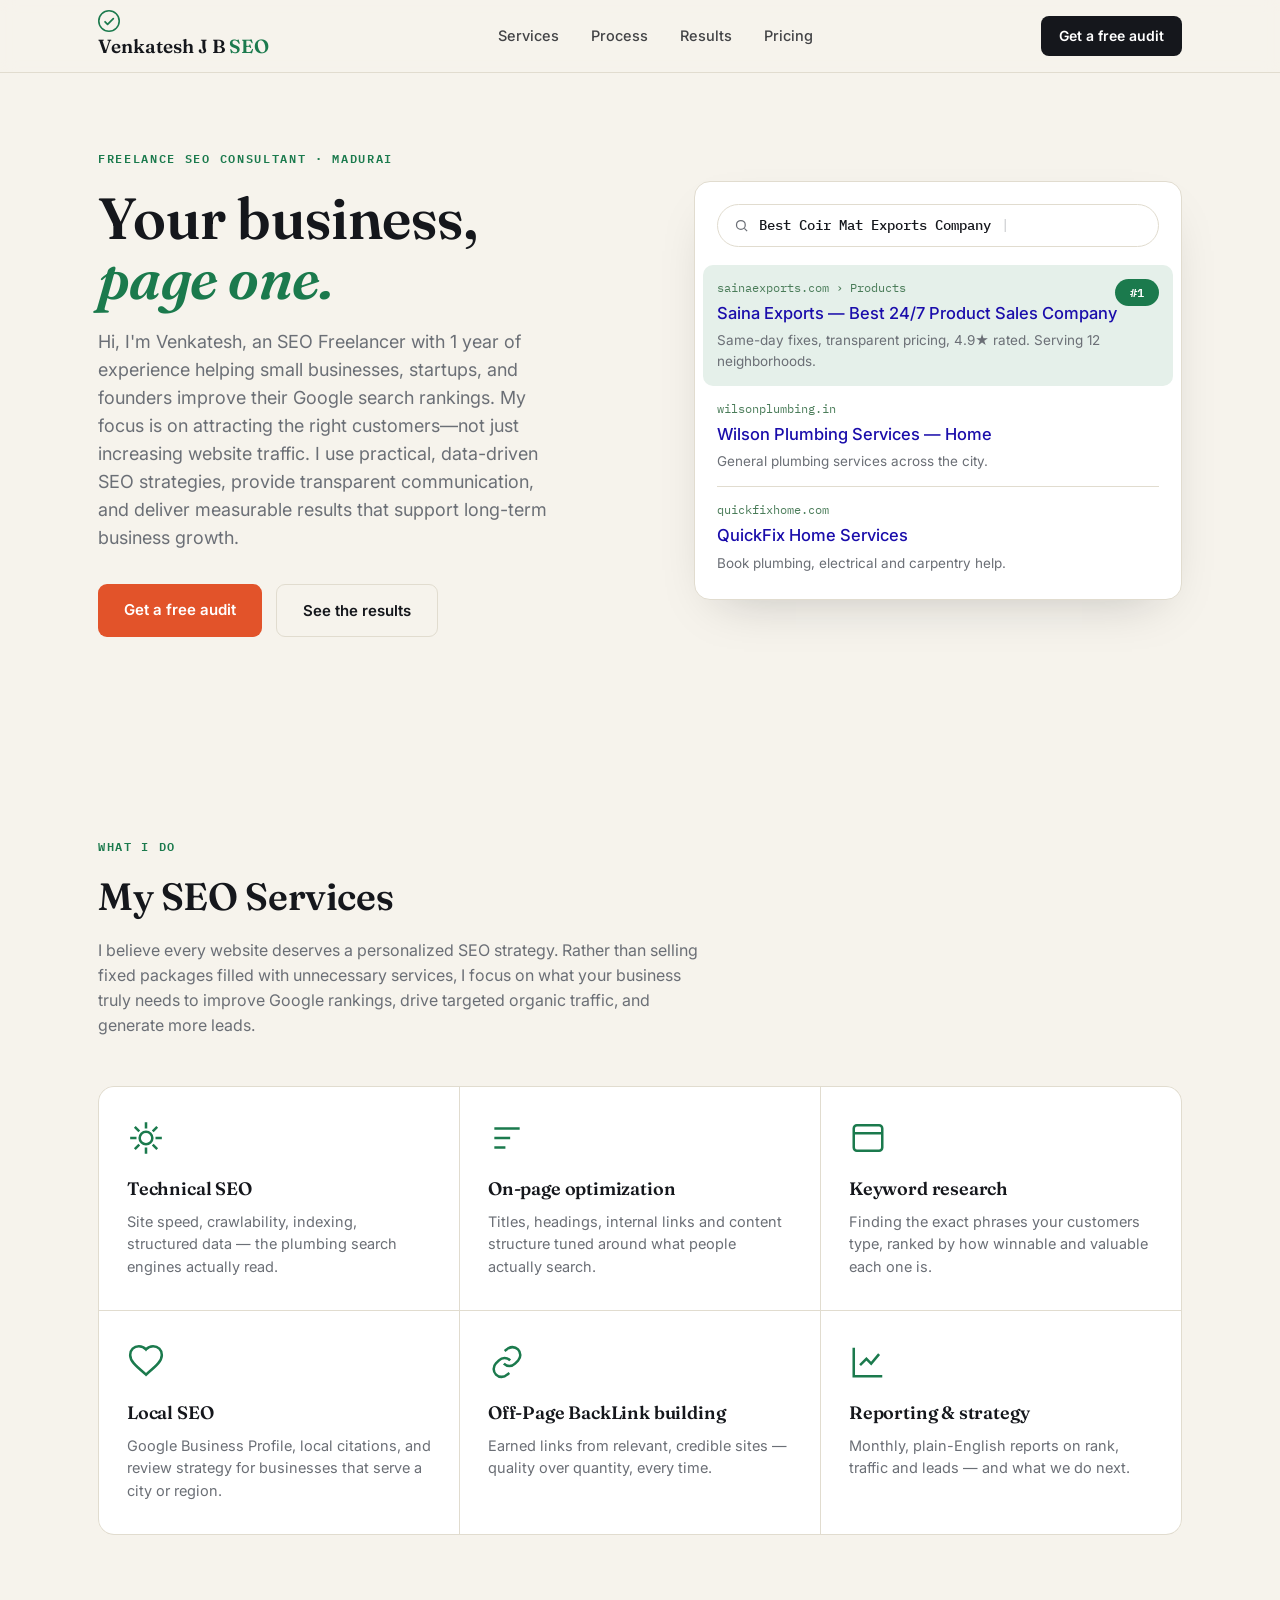
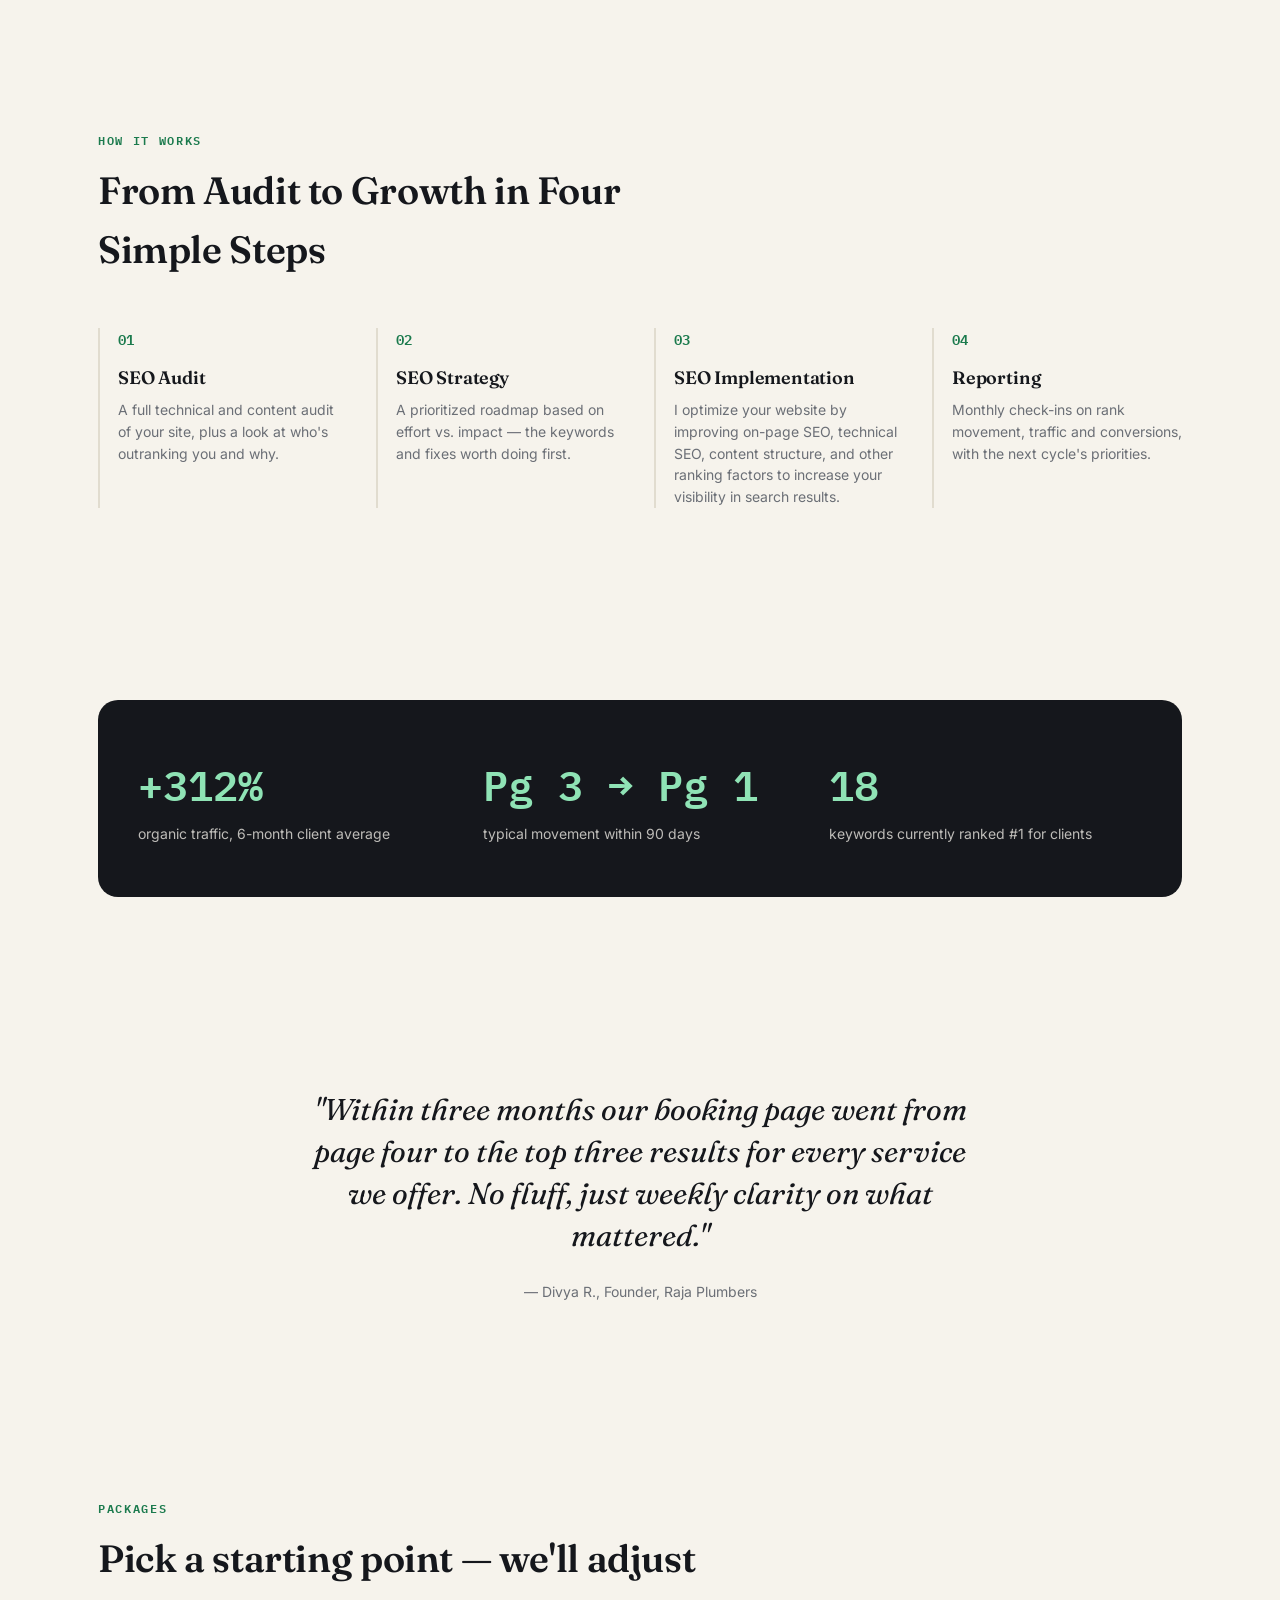
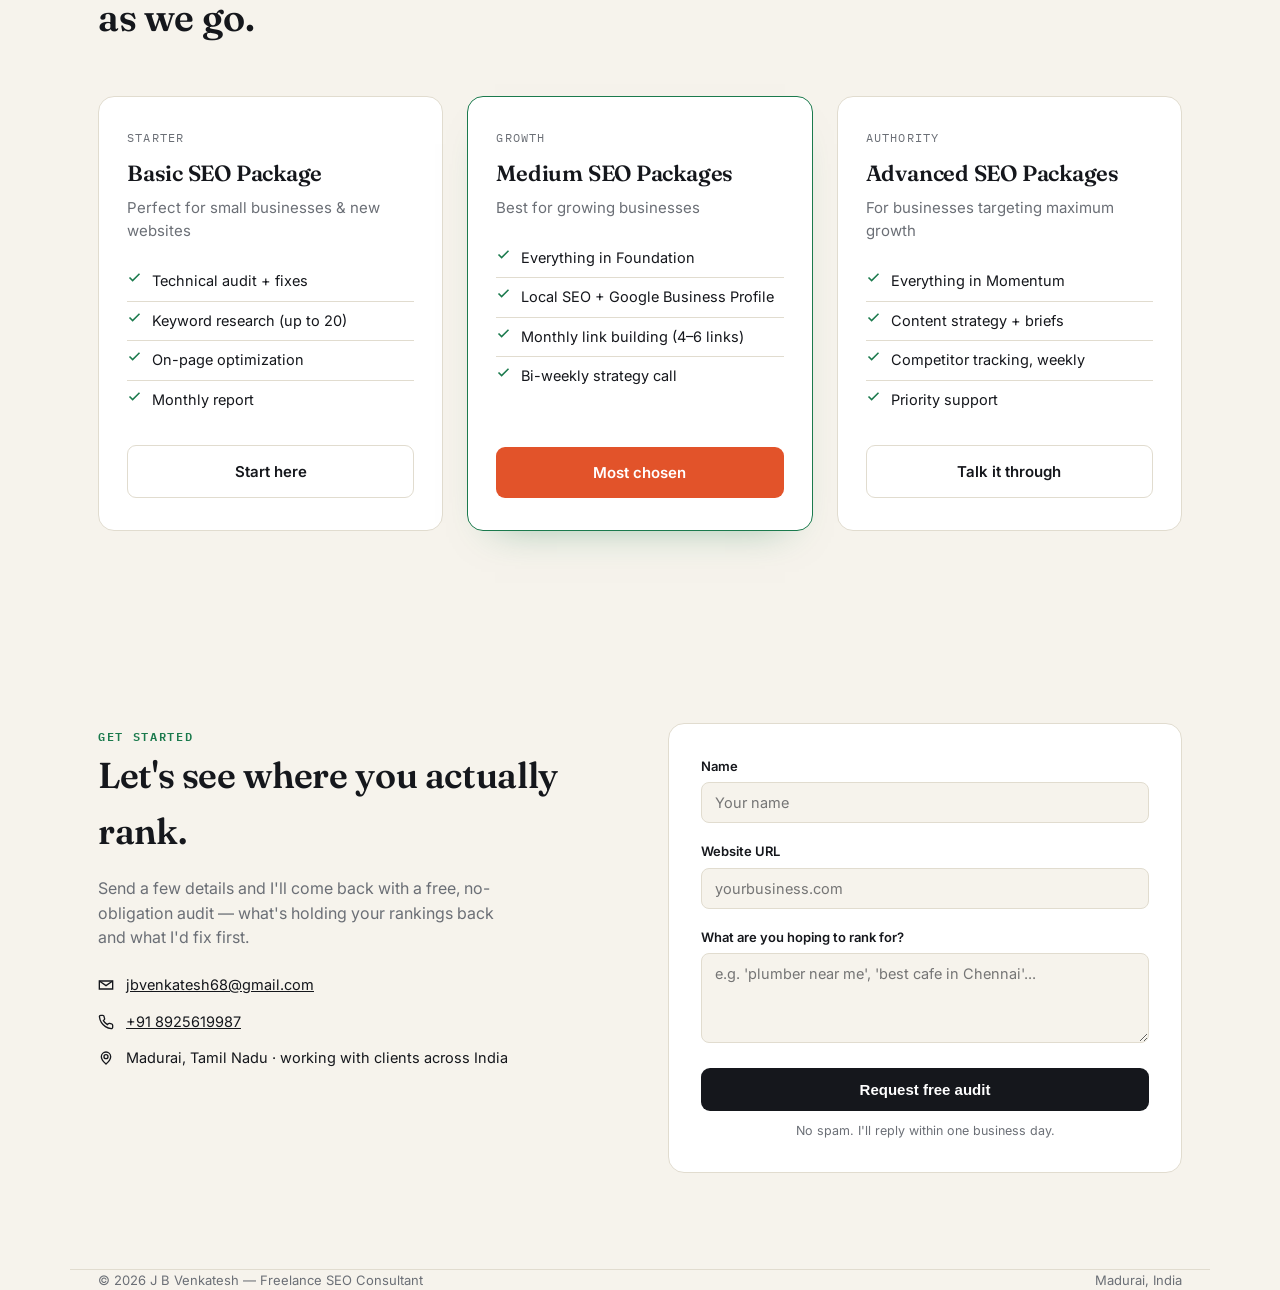
<file: index.html>
<!DOCTYPE html>
<html lang="en">
<head>
<meta charset="UTF-8">
<meta name="viewport" content="width=device-width, initial-scale=1.0">
<title>Venkatesh J B — SEO Freelancer</title>
<link rel="preconnect" href="https://fonts.googleapis.com">
<link rel="preconnect" href="https://fonts.gstatic.com" crossorigin>
<link href="https://fonts.googleapis.com/css2?family=Fraunces:opsz,wght@9..144,400;9..144,500;9..144,600&family=Inter:wght@400;500;600;700&family=IBM+Plex+Mono:wght@400;500;600&display=swap" rel="stylesheet">
<link rel="stylesheet" href="styles.css">
</head>
<body>

<nav>
  <div class="wrap">
    <div class="brand"><img src="logo.svg" width="22" height="22" alt="" style="vertical-align:-5px; margin-right:8px;">Venkatesh J B <span>SEO</span></div>
    <div class="nav-links">
      <a href="#services">Services</a>
      <a href="#process">Process</a>
      <a href="#work">Results</a>
      <a href="#pricing">Pricing</a>
    </div>
    <a class="nav-cta" href="#contact">Get a free audit</a>
  </div>
</nav>

<section class="hero">
  <div class="wrap hero-grid">
    <div>
      <span class="eyebrow">Freelance SEO consultant · Madurai</span>
      <h1>Your business,<br><em>page one.</em></h1>
      <p class="lede">Hi, I'm Venkatesh, an SEO Freelancer with 1 year of experience helping small businesses, startups, and founders improve their Google search rankings. My focus is on attracting the right customers—not just increasing website traffic. I use practical, data-driven SEO strategies, provide transparent communication, and deliver measurable results that support long-term business growth.</p>
      <div class="hero-ctas">
        <a class="btn-primary" href="#contact">Get a free audit</a>
        <a class="btn-secondary" href="#work">See the results</a>
      </div>
    </div>

    <div class="serp-card" aria-hidden="false">
      <div class="serp-search-bar">
        <img src=" search.svg" width="15" height="15" alt="">
        <span id="typed-query"></span><span class="mono" style="opacity:.4;">|</span>
      </div>

      <div class="serp-result highlight">
        <div class="rank-badge" id="rank-badge">#1</div>
        <div class="url">sainaexports.com › Products</div>
        <div class="title">Saina Exports — Best 24/7 Product Sales Company</div>
        <div class="desc">Same-day fixes, transparent pricing, 4.9★ rated. Serving 12 neighborhoods.</div>
      </div>

      <div class="serp-result">
        <div class="url">wilsonplumbing.in</div>
        <div class="title">Wilson Plumbing Services — Home</div>
        <div class="desc">General plumbing services across the city.</div>
      </div>

      <div class="serp-result">
        <div class="url">quickfixhome.com</div>
        <div class="title">QuickFix Home Services</div>
        <div class="desc">Book plumbing, electrical and carpentry help.</div>
      </div>

    </div>
  </div>
</section>

<section id="services">
  <div class="wrap">
    <div class="section-head reveal">
      <span class="eyebrow">What I do</span>
      <h2>My SEO Services</h2>
      <p>I believe every website deserves a personalized SEO strategy. Rather than selling fixed packages filled with unnecessary services, I focus on what your business truly needs to improve Google rankings, drive targeted organic traffic, and generate more leads.</p>
    </div>

    <div class="services-grid reveal">
      <div class="service-card">
        <img class="icon" src=" technical-seo.svg" width="38" height="38" alt="Technical SEO icon">
        <h3>Technical SEO</h3>
        <p>Site speed, crawlability, indexing, structured data — the plumbing search engines actually read.</p>
      </div>
      <div class="service-card">
        <img class="icon" src="   on-page.svg" width="38" height="38" alt="On-page optimization icon">
        <h3>On-page optimization</h3>
        <p>Titles, headings, internal links and content structure tuned around what people actually search.</p>
      </div>
      <div class="service-card">
        <img class="icon" src="keyword-research.svg" width="38" height="38" alt="Keyword research icon">
        <h3>Keyword research</h3>
        <p>Finding the exact phrases your customers type, ranked by how winnable and valuable each one is.</p>
      </div>
      <div class="service-card">
        <img class="icon" src="local-seo.svg" width="38" height="38" alt="Local SEO icon">
        <h3>Local SEO</h3>
        <p>Google Business Profile, local citations, and review strategy for businesses that serve a city or region.</p>
      </div>
      <div class="service-card">
        <img class="icon" src="link-building.svg" width="38" height="38" alt="Link building icon">
        <h3>Off-Page BackLink building</h3>
        <p>Earned links from relevant, credible sites — quality over quantity, every time.</p>
      </div>
      <div class="service-card">
        <img class="icon" src="   reporting.svg" width="38" height="38" alt="Reporting icon">
        <h3>Reporting &amp; strategy</h3>
        <p>Monthly, plain-English reports on rank, traffic and leads — and what we do next.</p>
      </div>
    </div>
  </div>
</section>

<section id="process">
  <div class="wrap">
    <div class="section-head reveal">
      <span class="eyebrow">How it works</span>
      <h2>From Audit to Growth in Four Simple Steps</h2>
    </div>

    <div class="process reveal">
      <div class="process-step">
        <span class="num">01</span>
        <h3>SEO Audit</h3>
        <p>A full technical and content audit of your site, plus a look at who's outranking you and why.</p>
      </div>
      <div class="process-step">
        <span class="num">02</span>
        <h3>SEO Strategy</h3>
        <p>A prioritized roadmap based on effort vs. impact — the keywords and fixes worth doing first.</p>
      </div>
      <div class="process-step">
        <span class="num">03</span>
        <h3>SEO Implementation</h3>
        <p>I optimize your website by improving on-page SEO, technical SEO, content structure, and other ranking factors to increase your visibility in search results.</p>
      </div>
      <div class="process-step">
        <span class="num">04</span>
        <h3>Reporting</h3>
        <p>Monthly check-ins on rank movement, traffic and conversions, with the next cycle's priorities.</p>
      </div>
    </div>
  </div>
</section>

<section id="work">
  <div class="wrap">
    <div class="results-strip reveal">
      <div class="stat">
        <div class="num">+312%</div>
        <div class="label">organic traffic, 6-month client average</div>
      </div>
      <div class="stat">
        <div class="num">Pg 3 → Pg 1</div>
        <div class="label">typical movement within 90 days</div>
      </div>
      <div class="stat">
        <div class="num">18</div>
        <div class="label">keywords currently ranked #1 for clients</div>
      </div>
    </div>
  </div>
</section>

<section>
  <div class="wrap testimonial reveal">
    <blockquote>"Within three months our booking page went from page four to the top three results for every service we offer. No fluff, just weekly clarity on what mattered."</blockquote>
    <cite>— Divya R., Founder, Raja Plumbers</cite>
  </div>
</section>

<section id="pricing">
  <div class="wrap">
    <div class="section-head reveal">
      <span class="eyebrow">Packages</span>
      <h2>Pick a starting point — we'll adjust as we go.</h2>
    </div>

    <div class="pricing-grid reveal">
      <div class="price-card">
        <div class="tier">Starter</div>
        <h3>Basic SEO Package</h3>
        <div class="amount">Perfect for small businesses & new websites</div>
        <ul>
          <li><img src="   check.svg" width="15" height="15" alt=""> Technical audit + fixes</li>
          <li><img src="   check.svg" width="15" height="15" alt=""> Keyword research (up to 20)</li>
          <li><img src="   check.svg" width="15" height="15" alt=""> On-page optimization</li>
          <li><img src="   check.svg" width="15" height="15" alt=""> Monthly report</li>
        </ul>
        <a class="btn-secondary" style="text-align:center;" href="#contact">Start here</a>
      </div>

      <div class="price-card featured">
        <div class="tier">Growth</div>
        <h3>Medium SEO Packages</h3>
        <div class="amount">Best for growing businesses</div>
        <ul>
          <li><img src="   check.svg" width="15" height="15" alt=""> Everything in Foundation</li>
          <li><img src="   check.svg" width="15" height="15" alt=""> Local SEO + Google Business Profile</li>
          <li><img src="   check.svg" width="15" height="15" alt=""> Monthly link building (4–6 links)</li>
          <li><img src="   check.svg" width="15" height="15" alt=""> Bi-weekly strategy call</li>
        </ul>
        <a class="btn-primary" style="text-align:center;" href="#contact">Most chosen</a>
      </div>

      <div class="price-card">
        <div class="tier">Authority</div>
        <h3>Advanced SEO Packages</h3>
        <div class="amount">For businesses targeting maximum growth</div>
        <ul>
          <li><img src="   check.svg" width="15" height="15" alt=""> Everything in Momentum</li>
          <li><img src="   check.svg" width="15" height="15" alt=""> Content strategy + briefs</li>
          <li><img src="   check.svg" width="15" height="15" alt=""> Competitor tracking, weekly</li>
          <li><img src="   check.svg" width="15" height="15" alt=""> Priority support</li>
        </ul>
        <a class="btn-secondary" style="text-align:center;" href="#contact">Talk it through</a>
      </div>
    </div>
  </div>
</section>

<section id="contact">
  <div class="wrap contact-grid">
    <div class="contact-info reveal">
      <span class="eyebrow">Get started</span>
      <h2>Let's see where you actually rank.</h2>
      <p>Send a few details and I'll come back with a free, no-obligation audit — what's holding your rankings back and what I'd fix first.</p>
      <div class="contact-detail">
        <img src="   mail.svg" width="16" height="16" alt="Email">
        <a href="mailto:jbvenkatesh68@gmail.com" title="jbvenkatesh68@gmail.com">jbvenkatesh68@gmail.com</a>
      </div>
      <div class="contact-detail">
        <img src="   phone.svg" width="16" height="16" alt="Phone">
        <a href="tel:+91 8925619987" title="+91 8925619987">+91 8925619987</a>
      </div>
      <div class="contact-detail">
        <img src="   location.svg" width="16" height="16" alt="Location">
        Madurai, Tamil Nadu · working with clients across India
      </div>
    </div>

    <form id="audit-form">
      <div class="field">
        <label for="name">Name</label>
        <input id="name" type="text" required placeholder="Your name">
      </div>
      <div class="field">
        <label for="site">Website URL</label>
        <input id="site" type="url" placeholder="yourbusiness.com">
      </div>
      <div class="field">
        <label for="msg">What are you hoping to rank for?</label>
        <textarea id="msg" placeholder="e.g. 'plumber near me', 'best cafe in Chennai'..."></textarea>
      </div>
      <button class="form-submit" type="submit">Request free audit</button>
      <p class="form-note">No spam. I'll reply within one business day.</p>
    </form>
  </div>
</section>

<footer class="wrap">
  <span>© 2026 J B Venkatesh — Freelance SEO Consultant</span>
  <span>Madurai, India</span>
</footer>

<script src="script.js"></script>

</body>
</html>
</file>
<file: styles.css>
:root{
    --bg: #F6F3EC;
    --ink: #15171C;
    --muted: #6B6F76;
    --green: #1B7A4D;
    --green-soft: #E5F0EA;
    --coral: #E2532A;
    --line: #E1DCCF;
    --card: #FFFFFF;
    --radius: 14px;
  }
  *{box-sizing:border-box; margin:0; padding:0;}
  html{scroll-behavior:smooth;}
  body{
    background:var(--bg);
    color:var(--ink);
    font-family:'Inter', sans-serif;
    line-height:1.55;
    -webkit-font-smoothing:antialiased;
  }
  h1,h2,h3{font-family:'Fraunces', serif; font-weight:600; letter-spacing:-0.01em;}
  .mono{font-family:'IBM Plex Mono', monospace;}
  a{color:inherit;}
  img{max-width:100%; display:block;}
  .wrap{max-width:1140px; margin:0 auto; padding:0 28px;}
  .eyebrow{
    font-family:'IBM Plex Mono', monospace;
    font-size:12px; letter-spacing:0.14em; text-transform:uppercase;
    color:var(--green); font-weight:600;
  }
  section{padding:96px 0;}
  @media (max-width:640px){ section{padding:64px 0;} }

  /* focus visibility */
  a:focus-visible, button:focus-visible, input:focus-visible, textarea:focus-visible{
    outline:2px solid var(--green); outline-offset:3px;
  }

  @media (prefers-reduced-motion: reduce){
    *{animation:none !important; transition:none !important;}
  }

  /* ---------- NAV ---------- */
  nav{
    position:sticky; top:0; z-index:50;
    background:rgba(246,243,236,0.86);
    backdrop-filter:blur(8px);
    border-bottom:1px solid var(--line);
  }
  nav .wrap{
    display:flex; align-items:center; justify-content:space-between;
    height:72px;
  }
  .brand{
    font-family:'Fraunces', serif; font-weight:600; font-size:19px;
  }
  .brand span{color:var(--green);}
  .nav-links{display:flex; gap:32px; font-size:14.5px; font-weight:500;}
  .nav-links a{opacity:0.8; text-decoration:none;}
  .nav-links a:hover{opacity:1;}
  .nav-cta{
    background:var(--ink); color:#fff; padding:9px 18px; border-radius:8px;
    font-size:14px; font-weight:600; text-decoration:none;
  }
  .nav-toggle{display:none;}
  @media (max-width:760px){
    .nav-links{display:none;}
  }

  /* ---------- HERO ---------- */
  .hero{padding:72px 0 100px;}
  .hero-grid{
    display:grid; grid-template-columns:1.05fr 0.95fr; gap:56px; align-items:center;
  }
  @media (max-width:900px){ .hero-grid{grid-template-columns:1fr;} }
  .hero h1{
    font-size:clamp(38px,5vw,58px); line-height:1.04; margin:18px 0 20px;
  }
  .hero h1 em{
    font-style:italic; color:var(--green);
  }
  .hero p.lede{
    font-size:18px; color:var(--muted); max-width:460px; margin-bottom:32px;
  }
  .hero-ctas{display:flex; gap:14px; flex-wrap:wrap;}
  .btn-primary{
    background:var(--coral); color:#fff; padding:14px 26px; border-radius:9px;
    font-weight:600; font-size:15px; text-decoration:none; border:none; cursor:pointer;
    display:inline-block;
  }
  .btn-secondary{
    background:transparent; color:var(--ink); padding:14px 26px; border-radius:9px;
    font-weight:600; font-size:15px; text-decoration:none; border:1.5px solid var(--line);
    display:inline-block;
  }

  /* ---------- SERP mock (signature element) ---------- */
  .serp-card{
    background:var(--card); border-radius:16px; border:1px solid var(--line);
    padding:22px 22px 26px; box-shadow:0 20px 50px -25px rgba(20,20,25,0.25);
  }
  .serp-search-bar{
    display:flex; align-items:center; gap:10px;
    border:1px solid var(--line); border-radius:24px; padding:10px 16px;
    font-family:'IBM Plex Mono', monospace; font-size:13.5px; color:var(--muted);
    margin-bottom:18px;
  }
  .serp-search-bar svg{flex-shrink:0;}
  #typed-query{color:var(--ink); font-weight:500;}
  .serp-result{
    border-bottom:1px solid var(--line); padding:14px 0;
  }
  .serp-result:last-child{border-bottom:none; padding-bottom:0;}
  .serp-result .url{
    font-family:'IBM Plex Mono', monospace; font-size:12px; color:#4a7c59;
  }
  .serp-result .title{
    color:#1a0dab; font-size:16.5px; margin:3px 0 4px; font-weight:500;
  }
  .serp-result .desc{ font-size:13.5px; color:var(--muted); }
  .serp-result.highlight{
    background:var(--green-soft); margin:0 -14px; padding:14px 14px; border-radius:10px; border-bottom:none;
    position:relative;
  }
  .rank-badge{
    position:absolute; top:14px; right:14px;
    background:var(--green); color:#fff; font-family:'IBM Plex Mono', monospace;
    font-size:12px; font-weight:600; padding:4px 10px; border-radius:20px;
    min-width:44px; text-align:center;
  }
  .serp-caption{
    display:flex; justify-content:space-between; align-items:center;
    margin-top:16px; font-family:'IBM Plex Mono', monospace; font-size:12px; color:var(--muted);
  }

  /* ---------- SECTION HEADERS ---------- */
  .section-head{max-width:600px; margin-bottom:48px;}
  .section-head h2{font-size:clamp(28px,3.4vw,38px); margin-top:10px;}
  .section-head p{color:var(--muted); font-size:16px; margin-top:12px;}

  /* ---------- SERVICES ---------- */
  .services-grid{
    display:grid; grid-template-columns:repeat(3,1fr); gap:1px;
    background:var(--line); border:1px solid var(--line); border-radius:16px; overflow:hidden;
  }
  @media (max-width:760px){ .services-grid{grid-template-columns:1fr;} }
  .service-card{
    background:var(--card); padding:32px 28px;
  }
  .service-card .icon{
    width:38px; height:38px; margin-bottom:18px;
  }
  .service-card h3{font-size:18px; margin-bottom:8px;}
  .service-card p{font-size:14.5px; color:var(--muted);}

  /* ---------- PROCESS ---------- */
  .process{
    display:grid; grid-template-columns:repeat(4,1fr); gap:28px;
  }
  @media (max-width:900px){ .process{grid-template-columns:1fr 1fr;} }
  @media (max-width:560px){ .process{grid-template-columns:1fr;} }
  .process-step .num{
    font-family:'IBM Plex Mono', monospace; color:var(--green); font-size:14px; font-weight:600;
    margin-bottom:14px; display:block;
  }
  .process-step h3{font-size:18px; margin-bottom:8px;}
  .process-step p{font-size:14px; color:var(--muted);}
  .process-step{border-left:2px solid var(--line); padding-left:18px;}

  /* ---------- RESULTS STRIP ---------- */
  .results-strip{
    background:var(--ink); color:#F6F3EC; border-radius:20px;
    padding:52px 40px; display:grid; grid-template-columns:repeat(3,1fr); gap:32px;
  }
  @media (max-width:760px){ .results-strip{grid-template-columns:1fr; text-align:center;} }
  .stat .num{
    font-family:'IBM Plex Mono', monospace; font-size:clamp(30px,4vw,42px); font-weight:600; color:#8FE3B5;
  }
  .stat .label{font-size:14px; opacity:0.75; margin-top:6px;}

  /* ---------- TESTIMONIAL ---------- */
  .testimonial{
    max-width:720px; margin:0 auto; text-align:center;
  }
  .testimonial blockquote{
    font-family:'Fraunces', serif; font-size:clamp(22px,2.8vw,30px); font-style:italic;
    line-height:1.4; margin-bottom:22px;
  }
  .testimonial cite{font-style:normal; font-size:14px; color:var(--muted);}

  /* ---------- PRICING ---------- */
  .pricing-grid{
    display:grid; grid-template-columns:repeat(3,1fr); gap:24px;
  }
  @media (max-width:900px){ .pricing-grid{grid-template-columns:1fr;} }
  .price-card{
    background:var(--card); border:1px solid var(--line); border-radius:16px;
    padding:32px 28px; display:flex; flex-direction:column;
  }
  .price-card.featured{
    border-color:var(--green); box-shadow:0 20px 40px -28px rgba(27,122,77,0.5);
  }
  .price-card .tier{font-family:'IBM Plex Mono', monospace; font-size:12px; text-transform:uppercase; letter-spacing:0.1em; color:var(--muted);}
  .price-card h3{font-size:22px; margin:8px 0 6px;}
  .price-card .amount{font-size:15px; color:var(--muted); margin-bottom:20px;}
  .price-card ul{list-style:none; margin-bottom:26px; flex-grow:1;}
  .price-card li{
    font-size:14.5px; padding:8px 0; border-top:1px solid var(--line); color:var(--ink);
    display:flex; gap:10px; align-items:flex-start;
  }
  .price-card li:first-child{border-top:none;}
  .price-card li svg{flex-shrink:0; margin-top:3px;}

  /* ---------- CONTACT ---------- */
  .contact-grid{
    display:grid; grid-template-columns:1fr 1fr; gap:56px;
  }
  @media (max-width:840px){ .contact-grid{grid-template-columns:1fr;} }
  .contact-info h2{font-size:clamp(28px,3.4vw,36px); margin-bottom:16px;}
  .contact-info p{color:var(--muted); margin-bottom:24px; max-width:420px;}
  .contact-detail{display:flex; gap:12px; align-items:center; margin-bottom:14px; font-size:14.5px;}
  .contact-detail svg{flex-shrink:0; color:var(--green);}
  form{background:var(--card); border:1px solid var(--line); border-radius:16px; padding:32px;}
  .field{margin-bottom:18px;}
  .field label{display:block; font-size:13px; font-weight:600; margin-bottom:6px;}
  .field input, .field textarea{
    width:100%; border:1px solid var(--line); border-radius:8px; padding:11px 13px;
    font-family:'Inter', sans-serif; font-size:14.5px; background:var(--bg);
  }
  .field textarea{resize:vertical; min-height:90px;}
  .form-submit{
    width:100%; background:var(--ink); color:#fff; padding:13px; border:none; border-radius:9px;
    font-weight:600; font-size:15px; cursor:pointer;
  }
  .form-note{font-size:12.5px; color:var(--muted); margin-top:10px; text-align:center;}

  footer{
    border-top:1px solid var(--line); padding:32px 0; font-size:13px; color:var(--muted);
    display:flex; justify-content:space-between; flex-wrap:wrap; gap:12px;
  }

  /* reveal on scroll */
  .reveal{opacity:0; transform:translateY(16px); transition:opacity 0.6s ease, transform 0.6s ease;}
  .reveal.in{opacity:1; transform:translateY(0);}
</file>
